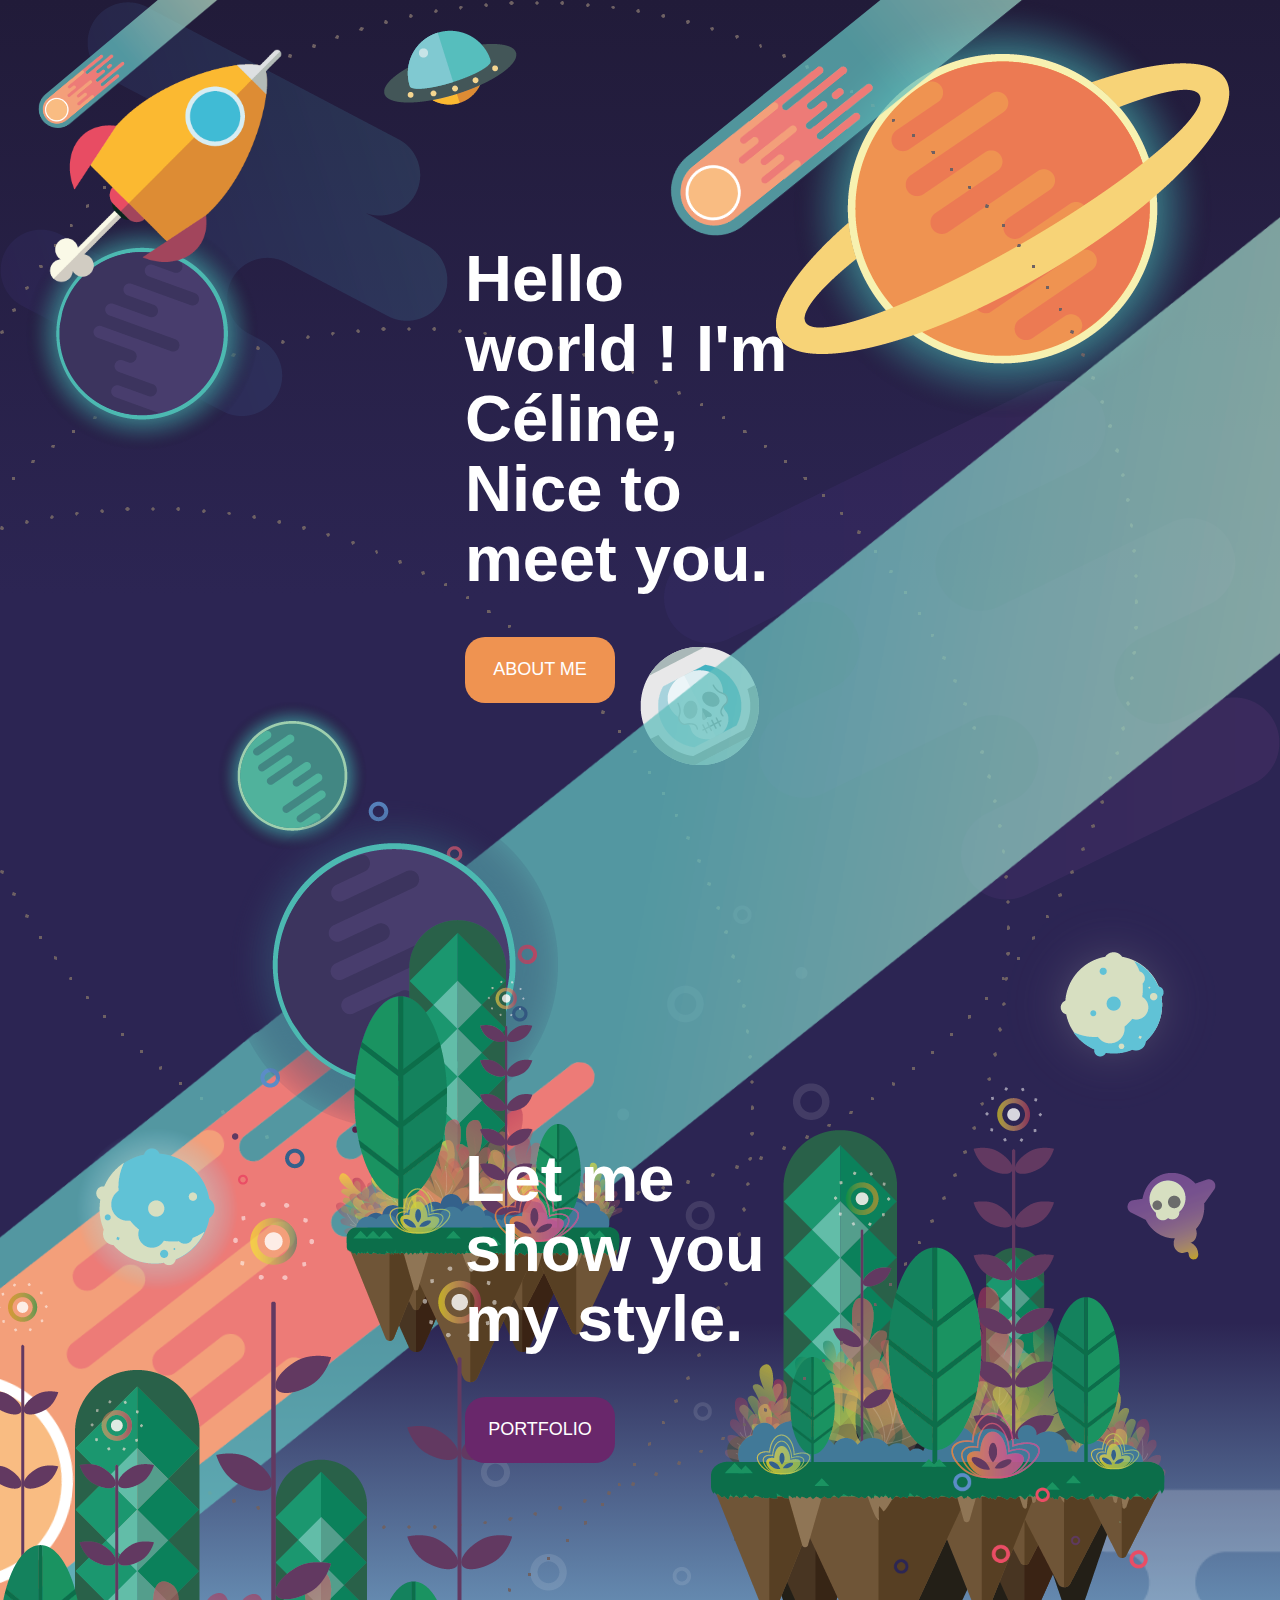
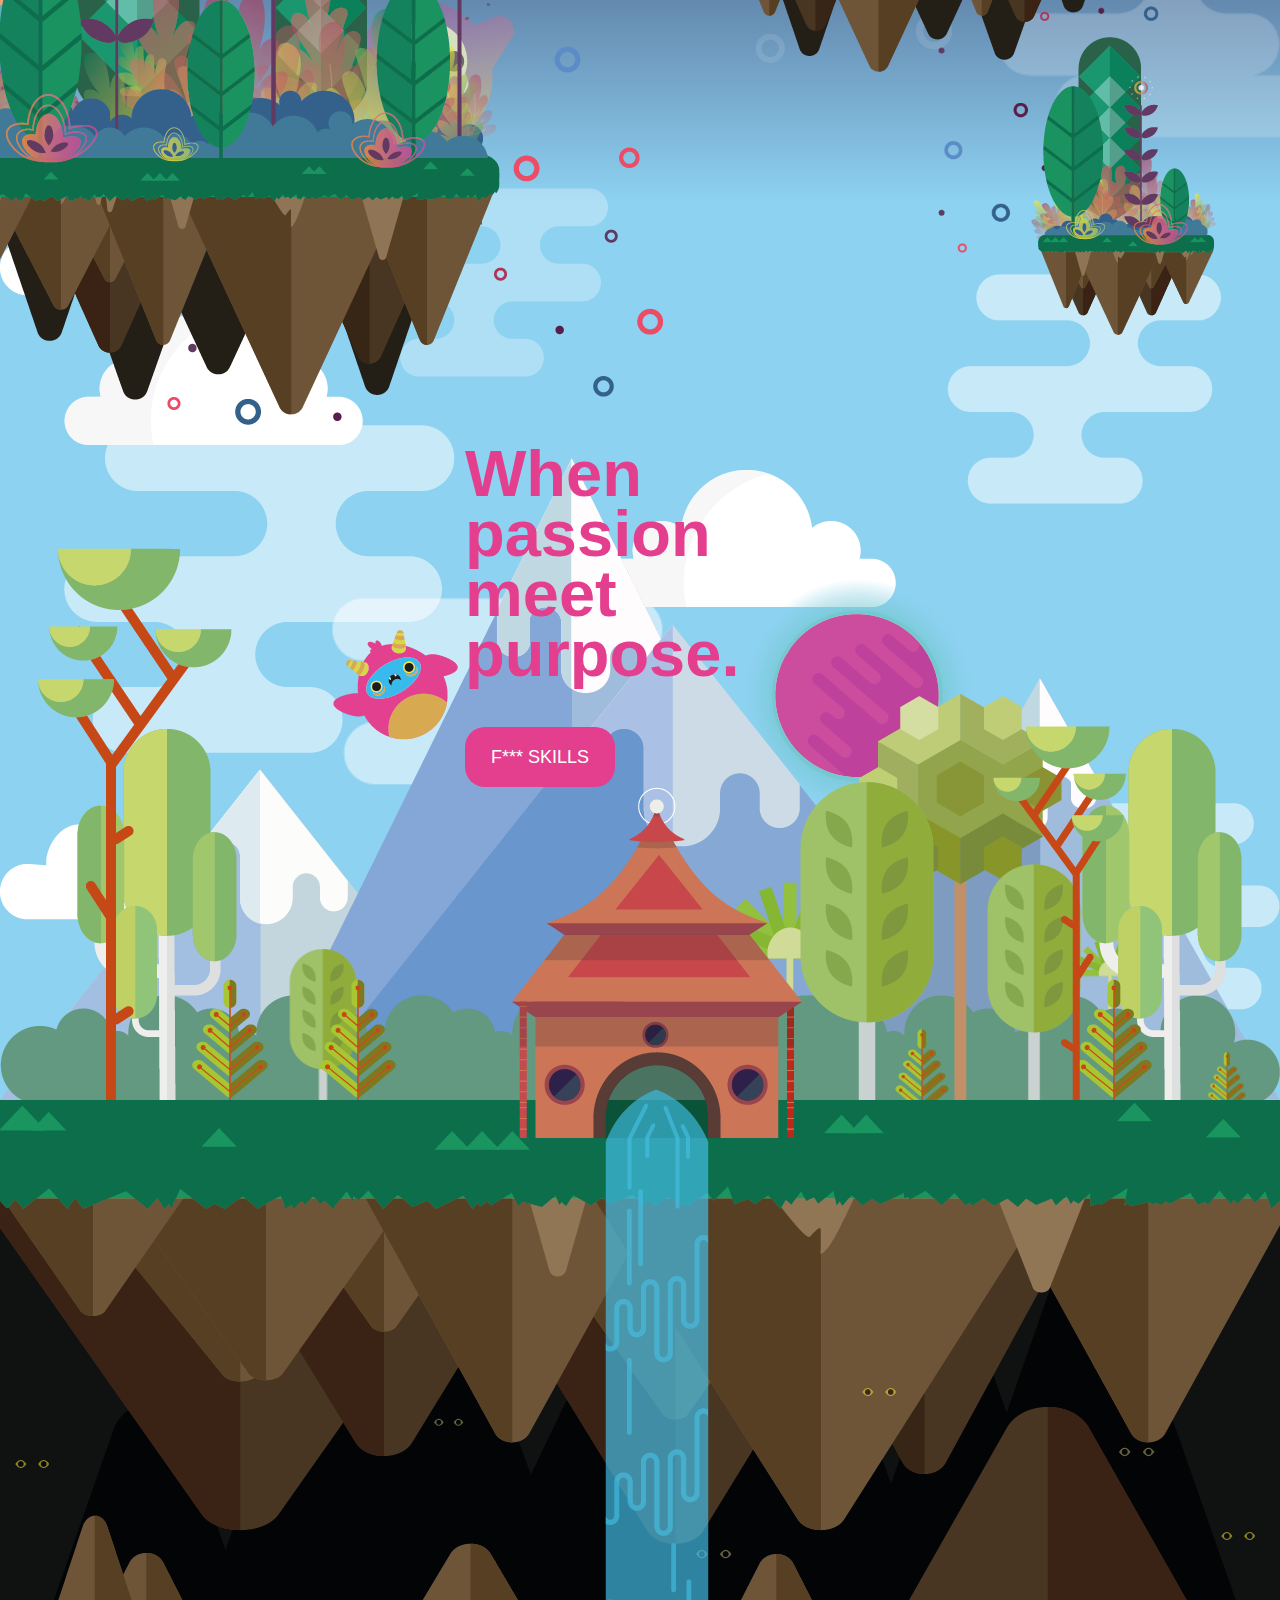
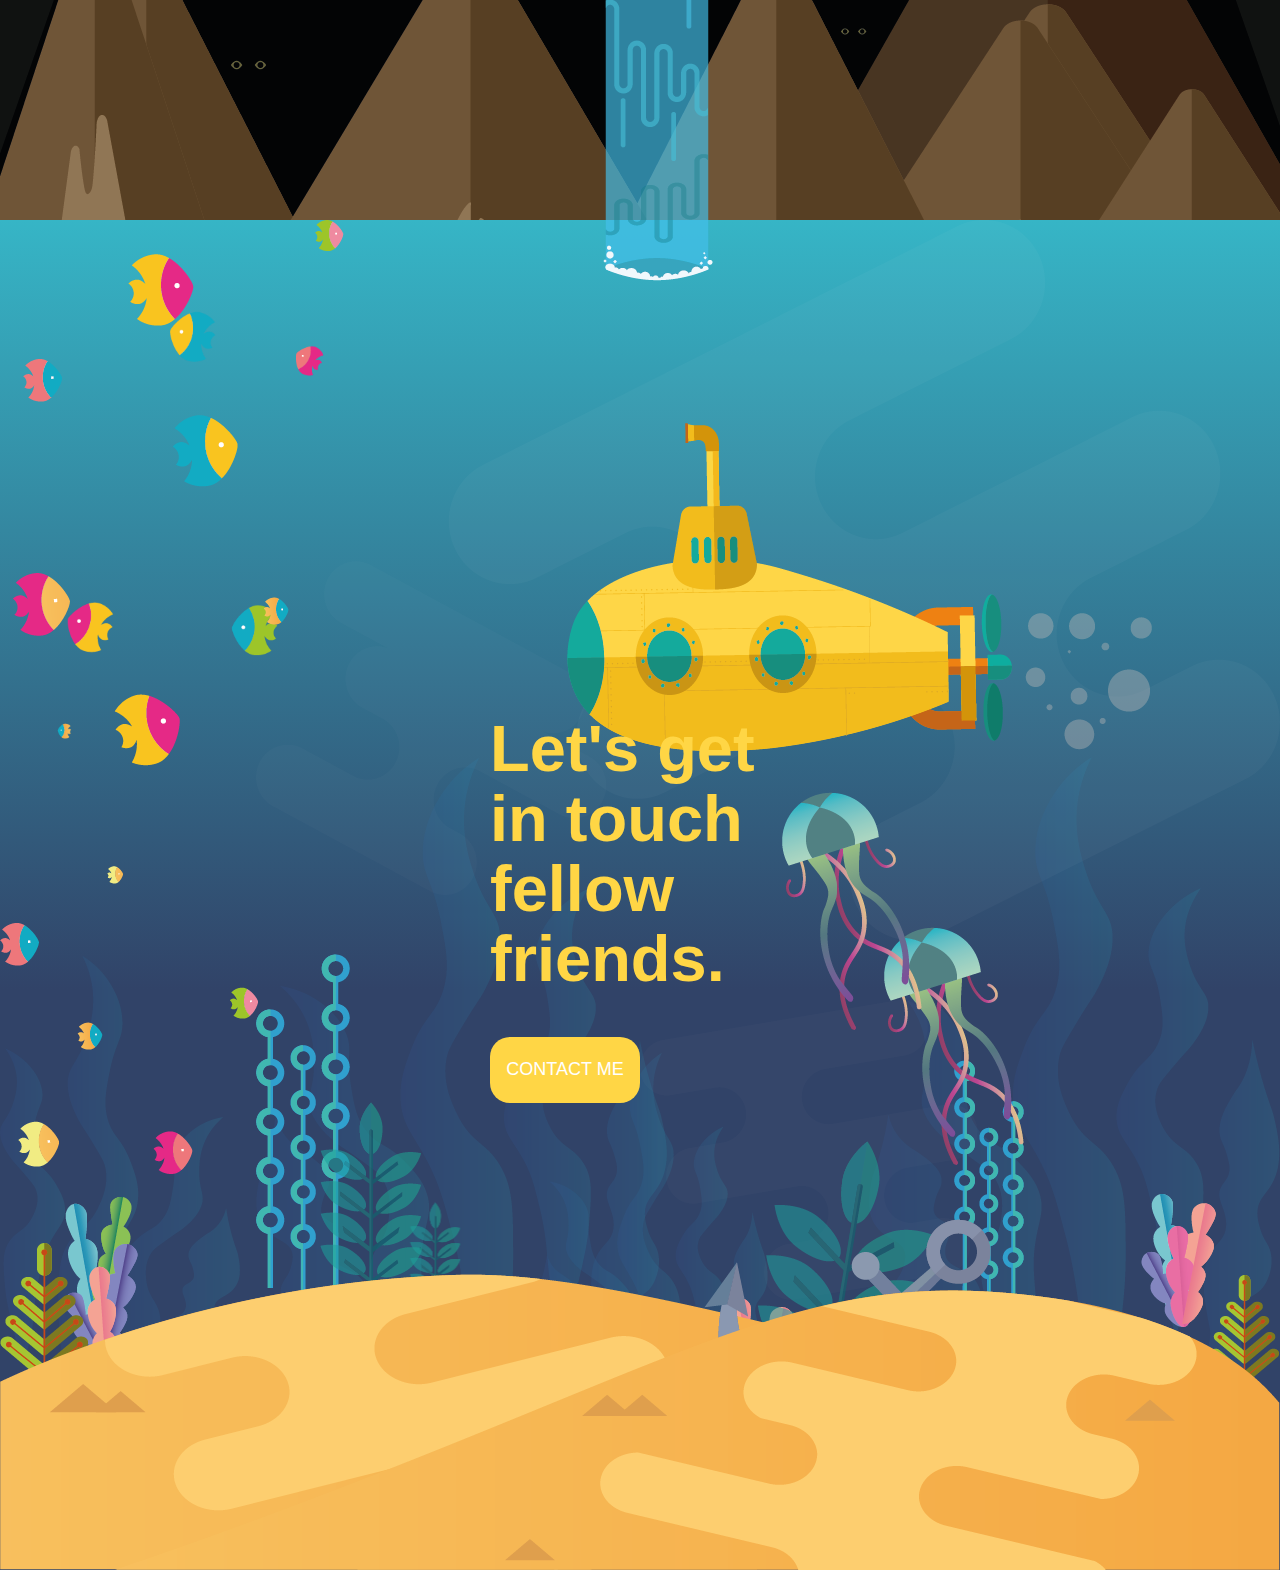
<file: index.html>
<!DOCTYPE html>
<html lang="fr">
<!-- DON'T TOUCH THIS CODE'S PART !  -->
<head>
	<title>Céline Legros</title>
	<meta charset="utf-8">
	<meta name="description" content="">
	<meta name="viewport" content="width=device-width" />
	<link rel="stylesheet" type="text/css" href="css/reset.css">
	<link rel="stylesheet" type="text/css" href="css/style.css">
	<link rel="stylesheet" type="text/css" href="css/bootstrap.min.css">
</head>

<body>
<!-- NAVIGATION DU SITE -->

<!-- FIN NAVIGATION DU SITE -->




<!-- CONTENU MODIFIABLE DU SITE -->
<main>

<!-- PART 1 : SPACE  -->
	<section class="space">

		<div class="shadow">
			<img src="img/ui/espace/ombre-1.png" class="ombre-1" alt="">
			<img src="img/ui/espace/ombre-2.png" class="ombre-2" alt="">
		</div>

		<div class="circle"> 
			<img src="img/ui/espace/circle.png" class="cercle-1" alt="">
			<img src="img/ui/espace/circle.png" class="cercle-2" alt="">
			<img src="img/ui/espace/circle.png" class="cercle-3" alt="">
		</div>
	
		<div class="comets">
			<img src="img/ui/espace/comete.png" class="comete small" alt="">
			<img src="img/ui/espace/comete.png" class="comete-2" alt="">
		</div>

		<div class="planet">
			<img src="img/ui/espace/planete-orange.png" class="planete orange" alt="">
			<img src="img/ui/espace/planete-verte.png" class="planete verte" alt="">
			<img src="img/ui/espace/planete-mauve.png" class="planete mauve" alt="">
		</div>

		<div class="spaceship">
			<img src="img/ui/espace/fusee.png" class="fusee large" alt="">
			<img src="img/ui/espace/vaisseau.png" class="vaisseau" alt="">
			<img src="img/ui/espace/cosmonaute.png" class="head" alt="">
		</div>
		
		
		<div class="text">
			<h1>Hello world ! I'm Céline, Nice to meet you.</h1>
			<div class="button">ABOUT ME</div>
		</div>
	</section>

<!-- PART 2 : FLOATING ISLANDS  -->
	<section class="island">

		<div class="shadow-2">
			<img src="img/ui/iles/ombre-1.png" class="ombre-4" alt="">
			<img src="img/ui/iles/ombre-2.png" class="ombre-3 mega-wide" alt="">
			<img src="img/ui/iles/ombre-bulle.png" class="ombre-5" alt="">
			<img src="img/ui/iles/comete.png" class="big-comete" alt="">
		</div>

		<div class="color-bubble">
			<img src="img/ui/iles/bulle-1.png" class="bulle-1" alt="">

			<img src="img/ui/iles/bulle-2.png" class="bulle-2 large" alt="">
		</div>

		<div class="iles">
			<img src="img/ui/iles/ile-1.png" class="ile-1" alt="">
			<img src="img/ui/iles/ile-2.png" class="ile-2" alt="">
			<img src="img/ui/iles/ile-3.png" class="ile-3" alt="">
			<img src="img/ui/iles/ile-4.png" class="ile-4" alt="">
		</div>
			
		<div class="ghost">
			<img src="img/ui/iles/ghost-1.png" class="ghost-1" alt="">
			<img src="img/ui/iles/ghost-2.png" class="ghost-2" alt="">
		</div>

		<div class="text">
			<h1>Let me show you my style.</h1>
			<div class="button-2">PORTFOLIO</div>
		</div>
	</section>

<!-- PART 3 : HIMALAYA  -->
	<section class="himalaya">
		<div class="cloud">
			<img src="img/ui/himalaya/ombre-1.png" class="ombre-6 large" alt="">
			<img src="img/ui/himalaya/ombre-2.png" class="ombre-7 mega-wide" alt="">
			<img src="img/ui/himalaya/nuage-1.png" class="nuage-1" alt="">
			<img src="img/ui/himalaya/nuage-2.png" class="nuage-2" alt="">
			<img src="img/ui/himalaya/ombre-1.png" class="ombre-8" alt="">
			<img src="img/ui/himalaya/ombre-2.png" class="ombre-9" alt="">
			<img src="img/ui/himalaya/nuage-1.png" class="nuage-3" alt="">
			<img src="img/ui/himalaya/nuage-2.png" class="nuage-4" alt="">
		</div>

		<div class="monster">
			<img src="img/ui/himalaya/monstre.png" class="monstre" alt="">
			<img src="img/ui/himalaya/planete-rose.png" class="planete rose" alt="">
		</div>

		<div class="mountain">
			<img src="img/ui/himalaya/montagne-1.png" class="montagne-1" alt="">
			<img src="img/ui/himalaya/montagne-2.png" class="montagne-2" alt="">
			<img src="img/ui/himalaya/montagne-3.png" class="montagne-3" alt="">
			<img src="img/ui/himalaya/montagne-4.png" class="montagne-4" alt="">
		</div>

		<div class="threes">
			<img src="img/ui/himalaya/arbre-palmier.png" class="arbre palmier" alt="">
			<img src="img/ui/himalaya/arbre-palmier.png" class="arbre palmier-2 medium " alt="">
			<img src="img/ui/himalaya/buisson.png" class="buisson" alt="">
			<img src="img/ui/himalaya/buisson.png" class="buisson buisson-1" alt="">
			<img src="img/ui/himalaya/buisson.png" class="buisson buisson-2" alt="">
			<img src="img/ui/himalaya/buisson.png" class="buisson buisson-3" alt="">
			<img src="img/ui/himalaya/buisson.png" class="buisson buisson-4" alt="">
			<img src="img/ui/himalaya/buisson.png" class="buisson buisson-5" alt="">
			<img src="img/ui/himalaya/buisson.png" class="buisson buisson-6" alt="">
			<img src="img/ui/himalaya/buisson.png" class="buisson buisson-7" alt="">
			<img src="img/ui/himalaya/buisson.png" class="buisson buisson-8" alt="">
			<img src="img/ui/himalaya/buisson.png" class="buisson buisson-9" alt="">
			<img src="img/ui/himalaya/arbre-blanc.png" class="arbre blanc" alt="">
			<img src="img/ui/himalaya/arbre-blanc.png" class="arbre blanc-2" alt="">
			<img src="img/ui/himalaya/arbre-hexagone.png" class="arbre hexagone" alt="">
			<img src="img/ui/himalaya/arbre-oval.png" class="arbre oval medium" alt="">
			<img src="img/ui/himalaya/arbre-oval.png" class="arbre oval-2" alt="">
			<img src="img/ui/himalaya/arbre-oval.png" class="arbre oval-3 large" alt="">
			<img src="img/ui/himalaya/arbre-rouge.png" class="arbre rouge" alt="">
			<img src="img/ui/himalaya/fougere.png" class="fougere" alt="">
			<img src="img/ui/himalaya/fougere.png" class="fougere-2" alt="">
			<img src="img/ui/himalaya/fougere.png" class="fougere-3 medium" alt="">
			<img src="img/ui/himalaya/fougere.png" class="fougere-4" alt="">
			<img src="img/ui/himalaya/fougere.png" class="fougere-5 large" alt="">
			<img src="img/ui/himalaya/rouge-reverse.png" class="rouge-reverse" alt="">
		</div>

		<div class="temple">
			<img src="img/ui/himalaya/temple.png" class="temple" alt="">
		</div>

		<div class="text-3">
			<h1>When passion meet purpose.</h1>
			<div class="button-3">F*** SKILLS</div>
		</div>


	</section>

<!-- PART 4 : GROTTE   -->
	<section class="grotte">
		<img src="img/ui/himalaya/yeux.png" class="yeux-1" alt="">
		<img src="img/ui/himalaya/yeux.png" class="yeux-2" alt="">
		<img src="img/ui/himalaya/yeux.png" class="yeux-3" alt="">
	</section>

<!-- PART 5 : UNDER THE SEA   -->	
	<section class="submarine">
		
		<div class="ombre-algue">
			<img src="img/ui/submarine/ombre-plante-1.png" class="ombre-plante-1" alt="">
			<img src="img/ui/submarine/ombre-plante-2.png" class="ombre-plante-2" alt="">
			<img src="img/ui/submarine/ombre-plante-3.png" class="ombre-plante-3" alt="">
			<img src="img/ui/submarine/ombre-plante-4.png" class="ombre-plante-4" alt="">
			<img src="img/ui/submarine/ombre-1.png" class="ombre-1-mer" alt="">
			<img src="img/ui/submarine/ombre-2.png" class="ombre-2-mer" alt="">
			<img src="img/ui/submarine/ombre-3.png" class="ombre-3-mer" alt="">
		</div>

		<div class="plante">
			<img src="img/ui/submarine/plante-1.png" class="plante-1" alt="">
			<img src="img/ui/submarine/plante-2.png" class="plante-2" alt="">
			<img src="img/ui/submarine/algue-1.png" class="algue-1" alt="">
			<img src="img/ui/submarine/algue-2.png" class="algue-2" alt="">
			<img src="img/ui/submarine/algue-3.png" class="algue-3" alt="">
			<img src="img/ui/submarine/fougere.png" class="fougere-mer" alt="">
			<img src="img/ui/submarine/fougere-2.png" class="fougere-mer-2" alt="">
			<img src="img/ui/submarine/fougere-3.png" class="fougere-mer-3" alt="">
			<img src="img/ui/submarine/fougere-3.png" class="fougere-mer-5 medium" alt="">
			<img src="img/ui/submarine/fougere-4.png" class="fougere-mer-4" alt="">
		</div>

		<div class="sand">
			<img src="img/ui/submarine/sable-1.png" class="sable-1" alt="">
			<img src="img/ui/submarine/ancre.png" class="ancre" alt="">
			<img src="img/ui/submarine/skull.png" class="skull" alt="">
			<img src="img/ui/submarine/sable-2.png" class="sable-2" alt="">
		</div>

		<div class="fish">
			<img src="img/ui/submarine/poisson-1.png" class="poisson-1 large" alt="">
			<img src="img/ui/submarine/poisson-2.png" class="poisson-2" alt="">
		</div>
		<div class="sousmarin">
			<img src="img/ui/submarine/submarine.png" class="sousmarin" alt="">
			<img src="img/ui/submarine/meduse.png" class="meduse" alt="">
			<img src="img/ui/submarine/meduse.png" class="meduse-2" alt="">
		</div>

		<div class="text-4">
			<h1>Let's get in touch fellow friends.</h1>
			<div class="button-4">CONTACT ME</div>
		</div>

	</section>

<!-- FIN DU CONTENU MODIFIABLE DU SITE -->
</main>



<!-- BAS DE PAGE DU SITE -->
<footer>
	
</footer>
<!-- FIN BAS DE PAGE DU SITE -->
</body>
</html>
</file>
<file: css/style.css>
body{
	overflow-x: hidden;
}
img{
	position: absolute;
}
/*BACKGROUND */
	.space{
	height: 100vh;
	width: 100%;
	background: rgba(33,27,57,1);
	background: -webkit-linear-gradient(rgba(33,27,57,1) 0%, rgba(44,37,83,1) 66%, rgba(44,37,83,1) 100%);
	background: -o-linear-gradient(rgba(33,27,57,1) 0%, rgba(44,37,83,1) 66%, rgba(44,37,83,1) 100%);
	background: linear-gradient(rgba(33,27,57,1) 0%, rgba(44,37,83,1) 66%, rgba(44,37,83,1) 100%);
	filter: progid:DXImageTransform.Microsoft.gradient( startColorstr='#211B39', endColorstr='#2c2553', GradientType=0 );
	position: relative;
	 }

	.island{
	height: 100vh;
	width: 100%;
	background: rgba(44,37,83,1);
	background: -moz-linear-gradient(top, rgba(44,37,83,1) 0%, rgba(44,37,83,1) 47%, rgba(141,209,241,1) 100%);
	background: -webkit-gradient(left top, left bottom, color-stop(0%, rgba(44,37,83,1)), color-stop(47%, rgba(44,37,83,1)), color-stop(100%, rgba(141,209,241,1)));
	background: -webkit-linear-gradient(top, rgba(44,37,83,1) 0%, rgba(44,37,83,1) 47%, rgba(141,209,241,1) 100%);
	background: -o-linear-gradient(top, rgba(44,37,83,1) 0%, rgba(44,37,83,1) 47%, rgba(141,209,241,1) 100%);
	background: -ms-linear-gradient(top, rgba(44,37,83,1) 0%, rgba(44,37,83,1) 47%, rgba(141,209,241,1) 100%);
	background: linear-gradient(to bottom, rgba(44,37,83,1) 0%, rgba(44,37,83,1) 47%, rgba(141,209,241,1) 100%);
	filter: progid:DXImageTransform.Microsoft.gradient( startColorstr='#2c2553', endColorstr='#8dd1f1', GradientType=0 );
	position: relative;
	 }

	.himalaya{
	height: 100vh;
	width: 100%;
	background-color: #8DD2F1;
	position: relative;
	 }

	.grotte{
	height: 80vh;
	width: 100%;
	background-image: url(../img/ui/himalaya/grotte-2.png);
	position: relative;
	 }	 

	.submarine{
	height: 150vh;
	width: 100%;
	background: rgba(54,181,198,1);
	background: -webkit-linear-gradient(rgba(54,181,198,1) 0%, rgba(49,67,104,1) 57%, rgba(49,67,104,1) 100%);
	background: -o-linear-gradient(rgba(54,181,198,1) 0%, rgba(49,67,104,1) 57%, rgba(49,67,104,1) 100%);
	background: linear-gradient(rgba(54,181,198,1) 0%, rgba(49,67,104,1) 57%, rgba(49,67,104,1) 100%);
	filter: progid:DXImageTransform.Microsoft.gradient( startColorstr='#36b5c6', endColorstr='#314368', GradientType=0 );
	position: relative;
	overflow-y: hidden;
	overflow-x: hidden;
	}

/*SIZE*/
	.mega-wide{
		transform: scale(1.5);
	}
	.wide{
		transform: scale(1);
	}
	.large{
		transform: scale(0.7);
	}
	.medium{
		transform: scale(0.5);
	}
	.small{
		transform: scale(0.3);
	}
	.xs{
		transform: scale(0.1);
	}

/*POSITION SPACE*/
	.orange{
		right: 50px;
	}
	.mauve{
		left: 2%;
		bottom: 50%;
		z-index: 1;
	}
	.verte{
		left:17%;
		bottom: 50px;
		z-index: 1;
	}

	.cercle-1{
		left: -5%;
		z-index: 1;
    	-webkit-animation:spin 150s linear infinite;
    	-moz-animation:spin 150s linear infinite;
    	animation:spin 150s linear infinite;
	}
	.cercle-2{
		left: -15%;
		bottom: -70%;
		z-index: 1;
		-webkit-animation:spin 150s linear infinite;
    	-moz-animation:spin 150s linear infinite;
    	animation:spin 150s linear infinite;
		animation-direction: reverse;
	}

	.cercle-3{
	left: -35%;
	bottom: -90%;
	z-index: 1;
	-webkit-animation:spin 150s linear infinite;
    -moz-animation:spin 150s linear infinite;
    animation:spin 150s linear infinite;
	}

	.ombre-2{
		bottom:0;
		right: 0;
	}

	.comete{
	    -ms-transform: rotate(50deg); /* IE 9 */
	    -webkit-transform: rotate(50deg); /* Safari */
	    transform: rotate(50deg) scale(0.3);
	    left: 70px;
	    top:-350px;
	}

	.comete-2{
		right:25%;
		top: -350px;
		-ms-transform: rotate(51deg); /* IE 9 */
	    -webkit-transform: rotate(51deg); /* Safari */
	    transform: rotate(51deg) scale(0.7);
	    z-index: 1;
	}

	.fusee{
		-webkit-animation:fusee-mvt 25s linear infinite;
    	-moz-animation:fusee-mvt 25s linear infinite;
    	animation:fusee-mvt 25s linear infinite;
		z-index: 1;
	}

	.vaisseau{
		left:30%;
		top:30px;
	}

	.head{
		bottom: 15%;
		left:50%;
		-webkit-animation:spin-head 4s linear infinite;
    	-moz-animation:spin-head 4s linear infinite;
    	animation:spin-head 4s linear infinite;
	}

	.text{
		width: 350px;
		margin: auto;
		padding-top: 200px;
		position: relative;
		z-index: 2;
	}

	.text h1{
		color: white;
		line-height: 70px;
		font-size: 65px;
		font-family: Helvetica;
		font-weight: bold;
	}

	.text .button{
		color: white;
		margin-top: 20px;
		background-color: #EF9351;
		width: 150px;
		text-align: center;
		padding: 20px 0;
		border-radius: 20px;
		font-family: Helvetica;
		font-size: 18px;
	}

/*POSITION ISLAND*/

	.ile-1, .bulle-1{
		left: 18%;
		top:-100px;
		z-index: 1;
		-webkit-animation:island-spin-medium 2s cubic-bezier(0.445, 0.050, 0.550, 0.950) infinite;
    	-moz-animation:island-spin-medium 2s cubic-bezier(0.445, 0.050, 0.550, 0.950) infinite;
    	animation:island-spin-medium 2s cubic-bezier(0.445, 0.050, 0.550, 0.950) infinite;
	}

	.ile-2, .bulle-2{
		right: 5%;
		bottom:-15%;
		z-index: 1;
		-webkit-animation:island-spin-medium 2s cubic-bezier(0.445, 0.050, 0.550, 0.950) infinite;
    	-moz-animation:island-spin-medium 2s cubic-bezier(0.445, 0.050, 0.550, 0.950) infinite;
    	animation:island-spin-medium 2s cubic-bezier(0.445, 0.050, 0.550, 0.950) infinite;
	}

	.ile-3{
		right:5%;
		top:0;
		-webkit-animation:island-spin-medium 2s cubic-bezier(0.445, 0.050, 0.550, 0.950) infinite;
    	-moz-animation:island-spin-medium 2s cubic-bezier(0.445, 0.050, 0.550, 0.950) infinite;
    	animation:island-spin-medium 2s cubic-bezier(0.445, 0.050, 0.550, 0.950) infinite;
	}

	.ile-4{
		bottom: -25%;
		left: -5%;
		z-index: 1;
		-webkit-animation:island-spin 2s cubic-bezier(0.445, 0.050, 0.550, 0.950) infinite;
    	-moz-animation:island-spin 2s cubic-bezier(0.445, 0.050, 0.550, 0.950) infinite;
    	animation:island-spin 2s cubic-bezier(0.445, 0.050, 0.550, 0.950) infinite;
	}

	.ombre-4{
		left: 30%;
		bottom:-20%;
		z-index: 1;
	}

	.ombre-3{
		right:0;
		top:70%;
	}

	.ombre-5{
		right:20%;
	}

	.big-comete{
		right: -28%;
		top:-900px;
		-ms-transform: rotate(5deg); /* IE 9 */
		-webkit-transform: rotate(5deg); /* Safari */
		transform: rotate(5deg) scale(1);
		z-index: 1;
	}
	.text .button-2{
			color: white;
			margin-top: 20px;
			background-color: #69276B;
			width: 150px;
			text-align: center;
			padding: 20px 0;
			border-radius: 20px;
			font-family: Helvetica;
			font-size: 18px;
		}
	.ghost-1{
		bottom: 0;
		left: 25%;
	}

	.ghost-2{
		right: 5%;
		bottom: 60%;
	}

/*POSITION HIMALAYA*/
	.ombre-6{
		right:0;
		top: 25px;
	}
	.ombre-7{
		right: 50%;
		top:50%;
	}
	.ombre-8{
		left:5%;
		top:25%;
	}
	.ombre-9{
		right:0;
		bottom: 10%;
	}

	.nuage-1{
	right: 30%;
	top:30%;
	-webkit-animation:lil-cloud-right 100s linear infinite;
    -moz-animation:lil-cloud-right 100s linear infinite;
    animation:lil-cloud-right 100s linear infinite;
	}
	.nuage-2{
	-webkit-animation:lil-cloud-right 50s linear infinite;
    -moz-animation:lil-cloud-right 50s linear infinite;
    animation:lil-cloud-right 50s linear infinite;
	}
	.nuage-3{
	left: 5%;
	top: 12%;
	-webkit-animation:lil-cloud 100s linear infinite;
    -moz-animation:lil-cloud 100s linear infinite;
    animation:lil-cloud 100s linear infinite;
	}
	.nuage-4{
	bottom:20%;
	-webkit-animation:lil-cloud 50s linear infinite;
    -moz-animation:lil-cloud 50s linear infinite;
    animation:lil-cloud 50s linear infinite;
	}
	.rose{
	right: 24%;
	bottom:32%;
	}
	.monstre{
	left:26%;
	bottom:40%;
	-webkit-animation:monstre-spin 2s linear infinite;
    -moz-animation:monstre-spin 2s linear infinite;
    animation:monstre-spin 2s linear infinite;
	}
	.montagne-1{
	bottom:0;
	}
	.montagne-2{
	bottom: 0;
	left:20%;
	}
	.montagne-3{
	bottom: 0;
	right: 18%;
	}
	.montagne-4{
	bottom: 0;
	right: 0;	
	}
	.rouge{
		bottom: -10px;
		left: 3%;
	}
	.rouge-reverse{
		bottom: -10px;
		right: 12%;
	}
	.blanc{
		bottom: -10px;
		left: 6%;
	}
	.blanc-2{
		bottom:-10px;
		right:3%;
	}
	.oval{
		bottom: -110px;
		left: 20%;
	}
	.oval-2{
		bottom: -30px;
		right: 27%;
	}
	.oval-3{
		bottom: -60px;
		right:14%;
	}
	.fougere{
		bottom: -10px;
		left: 15%;
	}
	.fougere-2{
		bottom: -10px;
		left: 25%;
	}
	.fougere-3{
		bottom: -50px;
		right: 15px;
	}
	.fougere-4{
		bottom: -10px;
		right: 10%;
	}
	.fougere-5{
		bottom: -40px;
		right: 25%;
	}
	.hexagone{
		bottom: -20px;
		right:17%;
	}
	.buisson{
		bottom: -5px;
	}
	.buisson-1{
		left:10%;
	}
	.buisson-2{
		left:20%;
	}
	.buisson-3{
		left:30%;
	}
	.buisson-4{
		left:40%;
	}
	.buisson-5{
		left:50%;
	}
	.buisson-6{
		right: 0;
	}
	.buisson-7{
		right: 10%;
	}
	.buisson-8{
		right: 20%;
	}
	.buisson-9{
		right: 30%;
	}
	.palmier{
		bottom: -5px;
		right:33%;
	}
	.palmier-2{
		bottom: -5px;
		right:8%;
	}
	.temple{
		left: 40%;
		bottom: -95%;
		z-index: 1;
	}
	.button-3{
		color: white;
		margin-top: 20px;
		background-color: #E43F8E;
		width: 150px;
		text-align: center;
		border-radius: 20px;
		font-family: Helvetica;
		font-size: 18px;
	}
	.text-3{
		width: 350px;
		margin: auto;
		padding-top: 200px;
		position: relative;
		line-height: 60px;
		z-index: 2;
	}
	.text-3 h1{
		color: #E43F8E;
		font-size: 65px;
		font-family: Helvetica;
		font-weight: bold;
	}

/*POSITION GROTTE*/
	.yeux-1{
		top: 50%;
		left: 15px;
		-webkit-animation: eyes-opacity 2s linear infinite;
	    -moz-animation: eyes-opacity 2s linear infinite;
	    animation: eyes-opacity 2s linear infinite;
	}
	.yeux-2{
		top: 60%;
		right: 25px;
		-webkit-animation: eyes-opacity 2s linear infinite;
	    -moz-animation: eyes-opacity 2s linear infinite;
	    animation: eyes-opacity 2s linear infinite;
	}

	.yeux-3{
		top: 40%;
		right: 30%;
		-webkit-animation: eyes-opacity 3s linear infinite;
	    -moz-animation: eyes-opacity 3s linear infinite;
	    animation: eyes-opacity 3s linear infinite;
	}

/*POSITION SUBMARINE*/
	.sable-1{
		left: 0;
		bottom: 0;
	}
	.ancre{
		bottom:5%;
		left: 55%;
	}
	.skull{
		bottom: 0;
		left: 40%;
	}
	.sable-2{
		right: 0;
		bottom: 0;
	}
	.ombre-plante-1{
		bottom:10%;
		right: 0;
	}
	.ombre-plante-2{
		bottom:10%;
		left: 0;
	}
	.ombre-plante-3{
		bottom:10%;
		right: 40%;
	}
	.ombre-plante-4{
		bottom:10%;
		left: 20%;
	}
	.plante-1{
		bottom: 15%;
		right: 20%;
	}
	.plante-2{
		bottom: 15%;
		left: 20%;
	}
	.algue-1{
		bottom: 15%;
		left: 5%;
	}
	.algue-2{
		bottom: 10%;
		right: 37%;
	}
	.algue-3{
		bottom: 18%;
		right: 5%;
	}
	.fougere-mer{
		bottom: 13%;
		right: 0;
	}
	.fougere-mer-2{
		bottom: 13%;
	}
	.fougere-mer-3{
		bottom: 21%;
		left: 25%;
	}
	.fougere-mer-4{
		bottom: 10%;
		right: 27%;
	}
	.fougere-mer-5{
		bottom: 17%;
		left: 30%;
	}
	.poisson-1{
		-webkit-animation:fish-mvt-right 60s linear infinite;
    	-moz-animation:fish-mvt-right 60s linear infinite;
    	animation:fish-mvt-right 60s linear infinite;
	}
	.poisson-2{
		-webkit-animation:fish-mvt 60s linear infinite;
    	-moz-animation:fish-mvt 60s linear infinite;
    	animation:fish-mvt 60s linear infinite;
	}
	.sousmarin{
		right: 10%;
		top:15%;
		-webkit-animation:sous-marin 20s ease-in infinite;
    	-moz-animation:sous-marin 20s ease-in infinite;
    	animation:sous-marin 20s ease-in infinite;
	}
	.meduse{
		bottom: 30%;
		right: 20%;
		-webkit-animation:jellyfish-spin 5s linear infinite;
    	-moz-animation:jellyfish-spin 5s linear infinite;
    	animation:jellyfish-spin 5s linear infinite;
	}
	.meduse-2{
		bottom: 40%;
		right: 28%;
		-webkit-animation:jellyfish 3s linear infinite;
    	-moz-animation:jellyfish 3s linear infinite;
    	animation:jellyfish 3s linear infinite;
	}
	.ombre-1-mer{
		right: 0;
	}
	.ombre-2-mer{
		left: 50%;
		bottom: 20%;
	}
	.ombre-3-mer{
		left: 20%;
		bottom: 50%;
	}
	.button-4{
		color: white;
		margin-top: 20px;
		background-color: #FFD645;
		width: 150px;
		text-align: center;
		padding: 20px 0;
		border-radius: 20px;
		font-family: Helvetica;
		font-size: 18px;
	}
	.text-4{
		width: 300px;
		margin: auto;
		padding-top: 450px;
		position: relative;
		z-index: 2;

	}
	.text-4 h1{
		color: #FFD645;
		font-size: 65px;
		line-height: 70px;
		font-family: Helvetica;
		font-weight: bold;
	}

/*KEYFRAMES*/
	@keyframes spin { 
		100% { -webkit-transform: rotate(360deg); transform: rotate(360deg); } 
	}
	@keyframes spin-head {
		0% { -webkit-transform:scale(0.5) rotate(0deg); }
    	100% {-webkit-transform:scale(0.5) rotate(360deg); } 
	}

	@keyframes fusee-mvt {
		0% {left: -250px; top:50%; transform: scale(0.7);}
		25% {left: 0px; top:35%; transform: scale(0.7);}
		50% {left: 250px; top:20%; transform: scale(0.7);}
		75% {left: 550px; top:5%; transform: scale(0.7);}
		100% { left: 850px; top:-300px; transform: scale(0.7); }
	}

	@keyframes island-spin {
		0% {transform: translateY(0px) scale(0.7);}
		50% {transform: translateY(10px) scale(0.7);}
		100% {transform: translateY(0px) scale(0.7);}
	}

	@keyframes island-spin-medium {
		0% {transform: translateY(0px) scale(0.5);}
		50% {transform: translateY(10px) scale(0.5);}
		100% {transform: translateY(0px) scale(0.5);}
	}

	@keyframes lil-cloud {
		0% { left: -10%; }
		50% {left: 50%;}
    	100% {left: 110% } 
	}
	@keyframes lil-cloud-right {
		0% { right: -10%; }
		50% {right: 50%;}
    	100% {right: 110% } 
	}

	@keyframes monstre-spin {
		0% {transform: translateX(95px);}
		50% {transform: translateX(10px);}
		100% {transform: translateX(95px);}
	}

	@keyframes eyes-opacity {
		0% {opacity: 0;}
		50% {opacity: 1;}
		100% {opacity: 0;}
	}

	@keyframes sous-marin {
		0% { right: -20%; }
		50% {right: 50%;}
    	100% {right: 115% } 
	}

	@keyframes fish-mvt {
		0% {left: -250px; top:50%; transform: scale(0.7);}
		25% {left: 0px; top:35%; transform: scale(0.7);}
		50% {left: 500px; top:20%; transform: scale(0.7);}
		75% {left: 850px; top:5%; opacity: 0.5; transform: scale(0.7);}
		100% { left: 1700px; top:-300px; opacity: 0; transform: scale(0.7); }
	}

		@keyframes fish-mvt-right {
		0% {right: -250px; top:50%; transform: scale(0.7);}
		25% {right: 0px; top:35%; transform: scale(0.7);}
		50% {right: 500px; top:20%; transform: scale(0.7);}
		75% {right: 800px; top:5%; opacity: 0.5; transform: scale(0.7);}
		100% { right: 1500px; top:-300px; opacity: 0; transform: scale(0.7); }
	}

	@keyframes jellyfish-spin {
		0% {transform: translateY(0px) scale(0.5);}
		50% {transform: translateY(10px) scale(0.5);}
		100% {transform: translateY(0px) scale(0.5);}
	}

	@keyframes jellyfish {
		0% {transform: translateY(0px)}
		50% {transform: translateY(10px)}
		100% {transform: translateY(0px)}
	}
</file>
